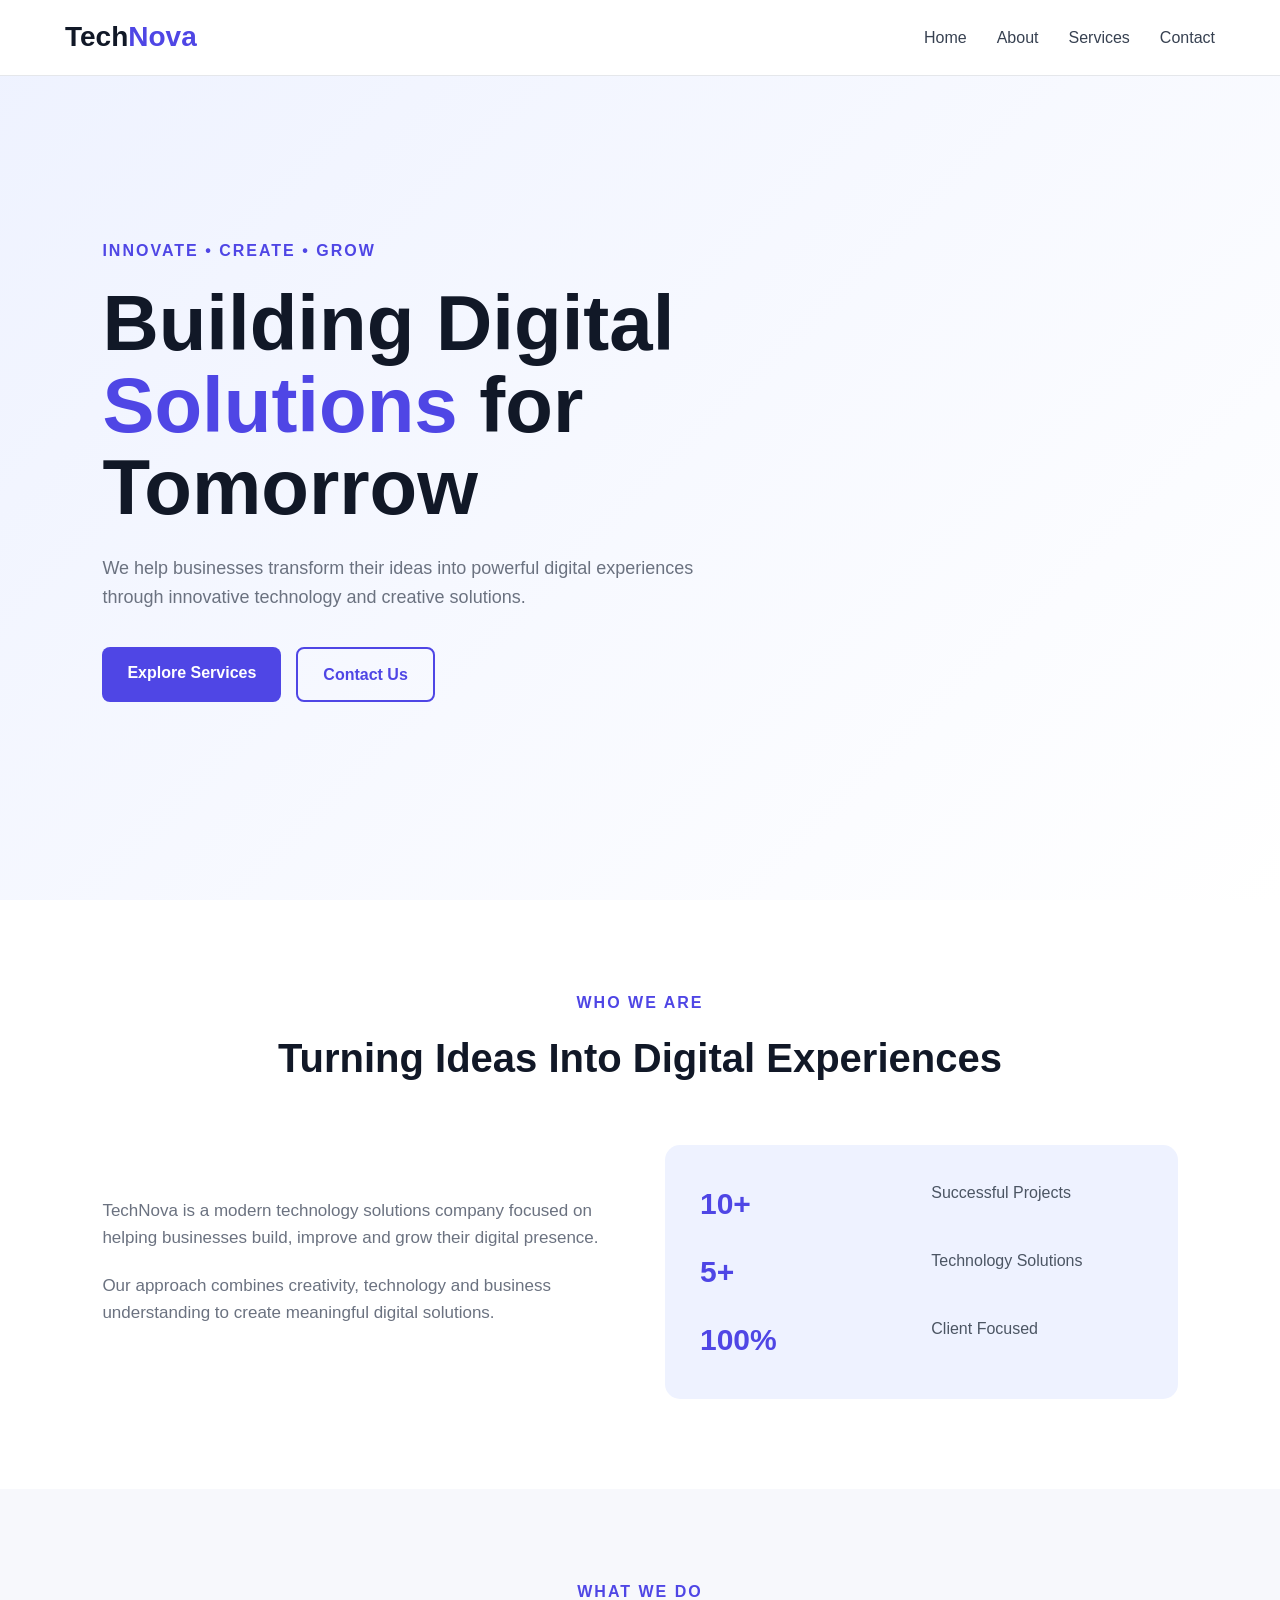
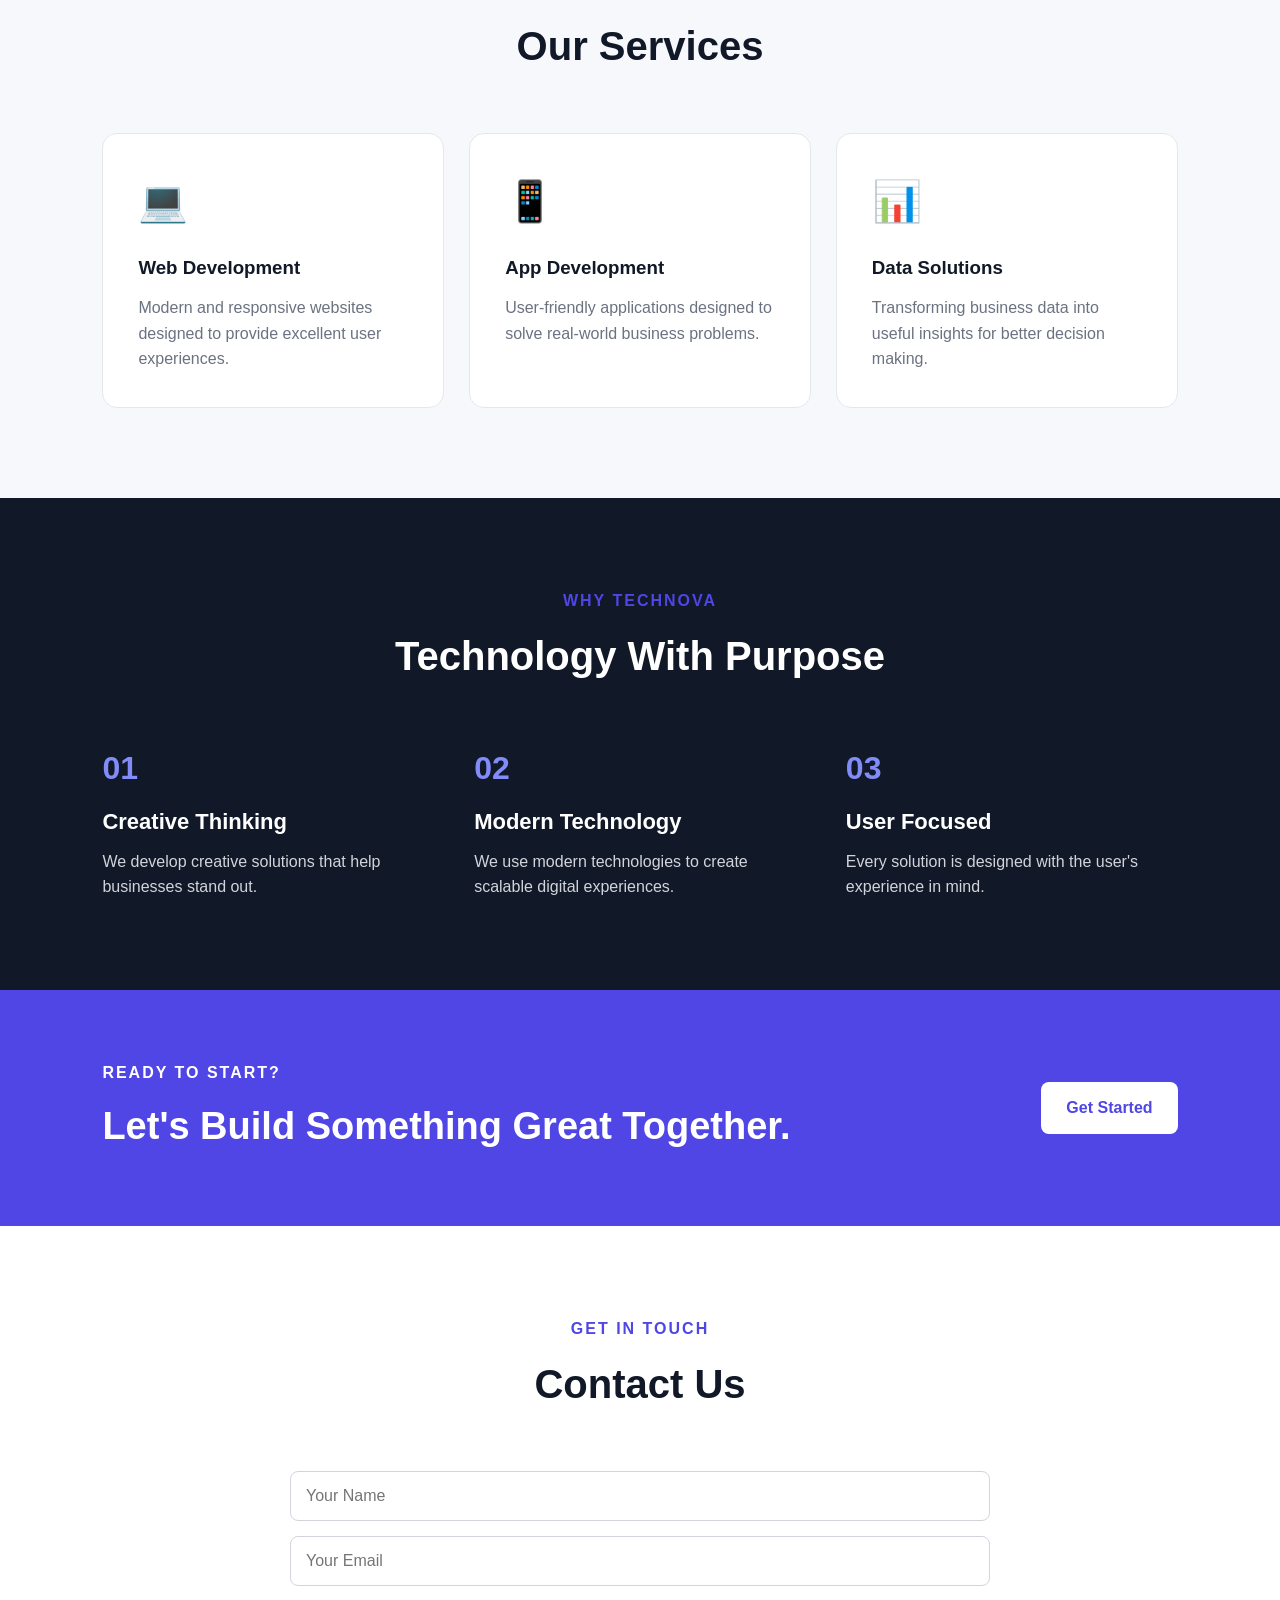
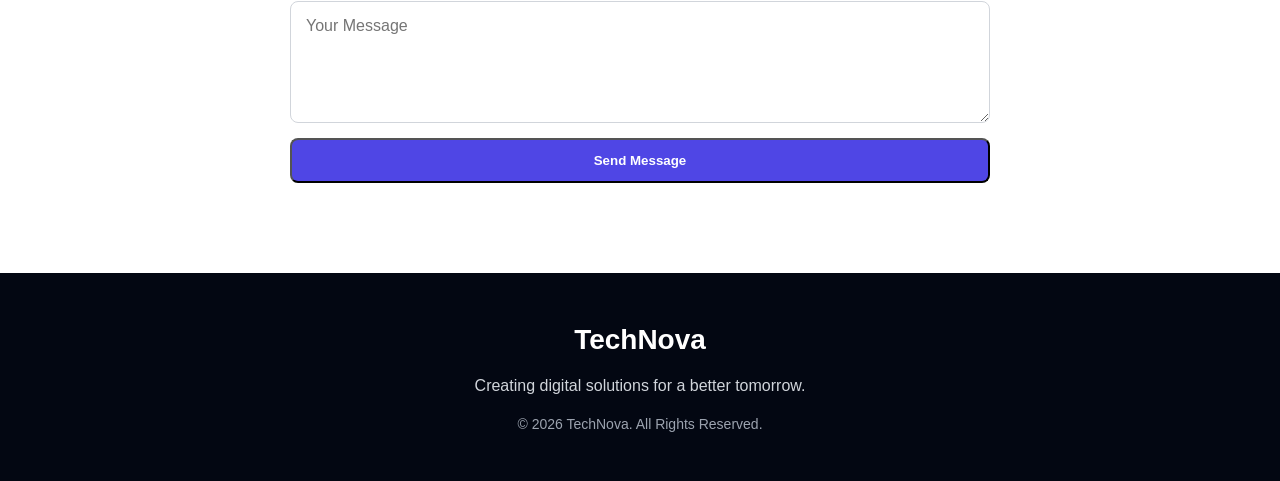
<file: WebDev-L1-LandingPage/index.html>
<!DOCTYPE html>
<html lang="en">

<head>
    <meta charset="UTF-8">
    <meta name="viewport" content="width=device-width, initial-scale=1.0">

    <title>TechNova | Technology Solutions</title>

    <link rel="stylesheet" href="style.css">
</head>

<body>

    <!-- Navigation Bar -->
    <header class="header">

        <nav class="navbar">

            <div class="logo">
                Tech<span>Nova</span>
            </div>

            <ul class="nav-links">
                <li><a href="#home">Home</a></li>
                <li><a href="#about">About</a></li>
                <li><a href="#services">Services</a></li>
                <li><a href="#contact">Contact</a></li>
            </ul>

            <button class="menu-btn" id="menuBtn">☰</button>

        </nav>

    </header>


    <!-- Hero Section -->
    <section class="hero" id="home">

        <div class="hero-content">

            <p class="hero-tag">INNOVATE • CREATE • GROW</p>

            <h1>
                Building Digital
                <span>Solutions</span>
                for Tomorrow
            </h1>

            <p class="hero-description">
                We help businesses transform their ideas into powerful
                digital experiences through innovative technology and
                creative solutions.
            </p>

            <div class="hero-buttons">

                <a href="#services" class="btn primary-btn">
                    Explore Services
                </a>

                <a href="#contact" class="btn secondary-btn">
                    Contact Us
                </a>

            </div>

        </div>

    </section>


    <!-- About Section -->
    <section class="about section" id="about">

        <div class="section-heading">

            <p>WHO WE ARE</p>

            <h2>Turning Ideas Into Digital Experiences</h2>

        </div>

        <div class="about-content">

            <div class="about-text">

                <p>
                    TechNova is a modern technology solutions company
                    focused on helping businesses build, improve and
                    grow their digital presence.
                </p>

                <p>
                    Our approach combines creativity, technology and
                    business understanding to create meaningful digital
                    solutions.
                </p>

            </div>

            <div class="about-card">

                <h3>10+</h3>
                <p>Successful Projects</p>

                <h3>5+</h3>
                <p>Technology Solutions</p>

                <h3>100%</h3>
                <p>Client Focused</p>

            </div>

        </div>

    </section>


    <!-- Services Section -->
    <section class="services section" id="services">

        <div class="section-heading">

            <p>WHAT WE DO</p>

            <h2>Our Services</h2>

        </div>

        <div class="service-container">

            <div class="service-card">

                <div class="service-icon">💻</div>

                <h3>Web Development</h3>

                <p>
                    Modern and responsive websites designed
                    to provide excellent user experiences.
                </p>

            </div>


            <div class="service-card">

                <div class="service-icon">📱</div>

                <h3>App Development</h3>

                <p>
                    User-friendly applications designed to
                    solve real-world business problems.
                </p>

            </div>


            <div class="service-card">

                <div class="service-icon">📊</div>

                <h3>Data Solutions</h3>

                <p>
                    Transforming business data into useful
                    insights for better decision making.
                </p>

            </div>

        </div>

    </section>


    <!-- Why Choose Us -->
    <section class="why-us section">

        <div class="section-heading">

            <p>WHY TECHNOVA</p>

            <h2>Technology With Purpose</h2>

        </div>

        <div class="features">

            <div class="feature">

                <h3>01</h3>

                <h4>Creative Thinking</h4>

                <p>
                    We develop creative solutions that help
                    businesses stand out.
                </p>

            </div>


            <div class="feature">

                <h3>02</h3>

                <h4>Modern Technology</h4>

                <p>
                    We use modern technologies to create
                    scalable digital experiences.
                </p>

            </div>


            <div class="feature">

                <h3>03</h3>

                <h4>User Focused</h4>

                <p>
                    Every solution is designed with the
                    user's experience in mind.
                </p>

            </div>

        </div>

    </section>


    <!-- Call To Action -->
    <section class="cta">

        <div>

            <p>READY TO START?</p>

            <h2>Let's Build Something Great Together.</h2>

        </div>

        <a href="#contact" class="btn cta-btn">
            Get Started
        </a>

    </section>


    <!-- Contact Section -->
    <section class="contact section" id="contact">

        <div class="section-heading">

            <p>GET IN TOUCH</p>

            <h2>Contact Us</h2>

        </div>

        <form id="contactForm" class="contact-form">

            <input
                type="text"
                id="name"
                placeholder="Your Name"
                required
            >

            <input
                type="email"
                id="email"
                placeholder="Your Email"
                required
            >

            <textarea
                id="message"
                rows="5"
                placeholder="Your Message"
                required
            ></textarea>

            <button type="submit" class="btn primary-btn">
                Send Message
            </button>

        </form>

    </section>


    <!-- Footer -->
    <footer class="footer">

        <div class="footer-logo">
            TechNova
        </div>

        <p>
            Creating digital solutions for a better tomorrow.
        </p>

        <p class="copyright">
            © 2026 TechNova. All Rights Reserved.
        </p>

    </footer>


    <script src="script.js"></script>

</body>

</html>
</file>
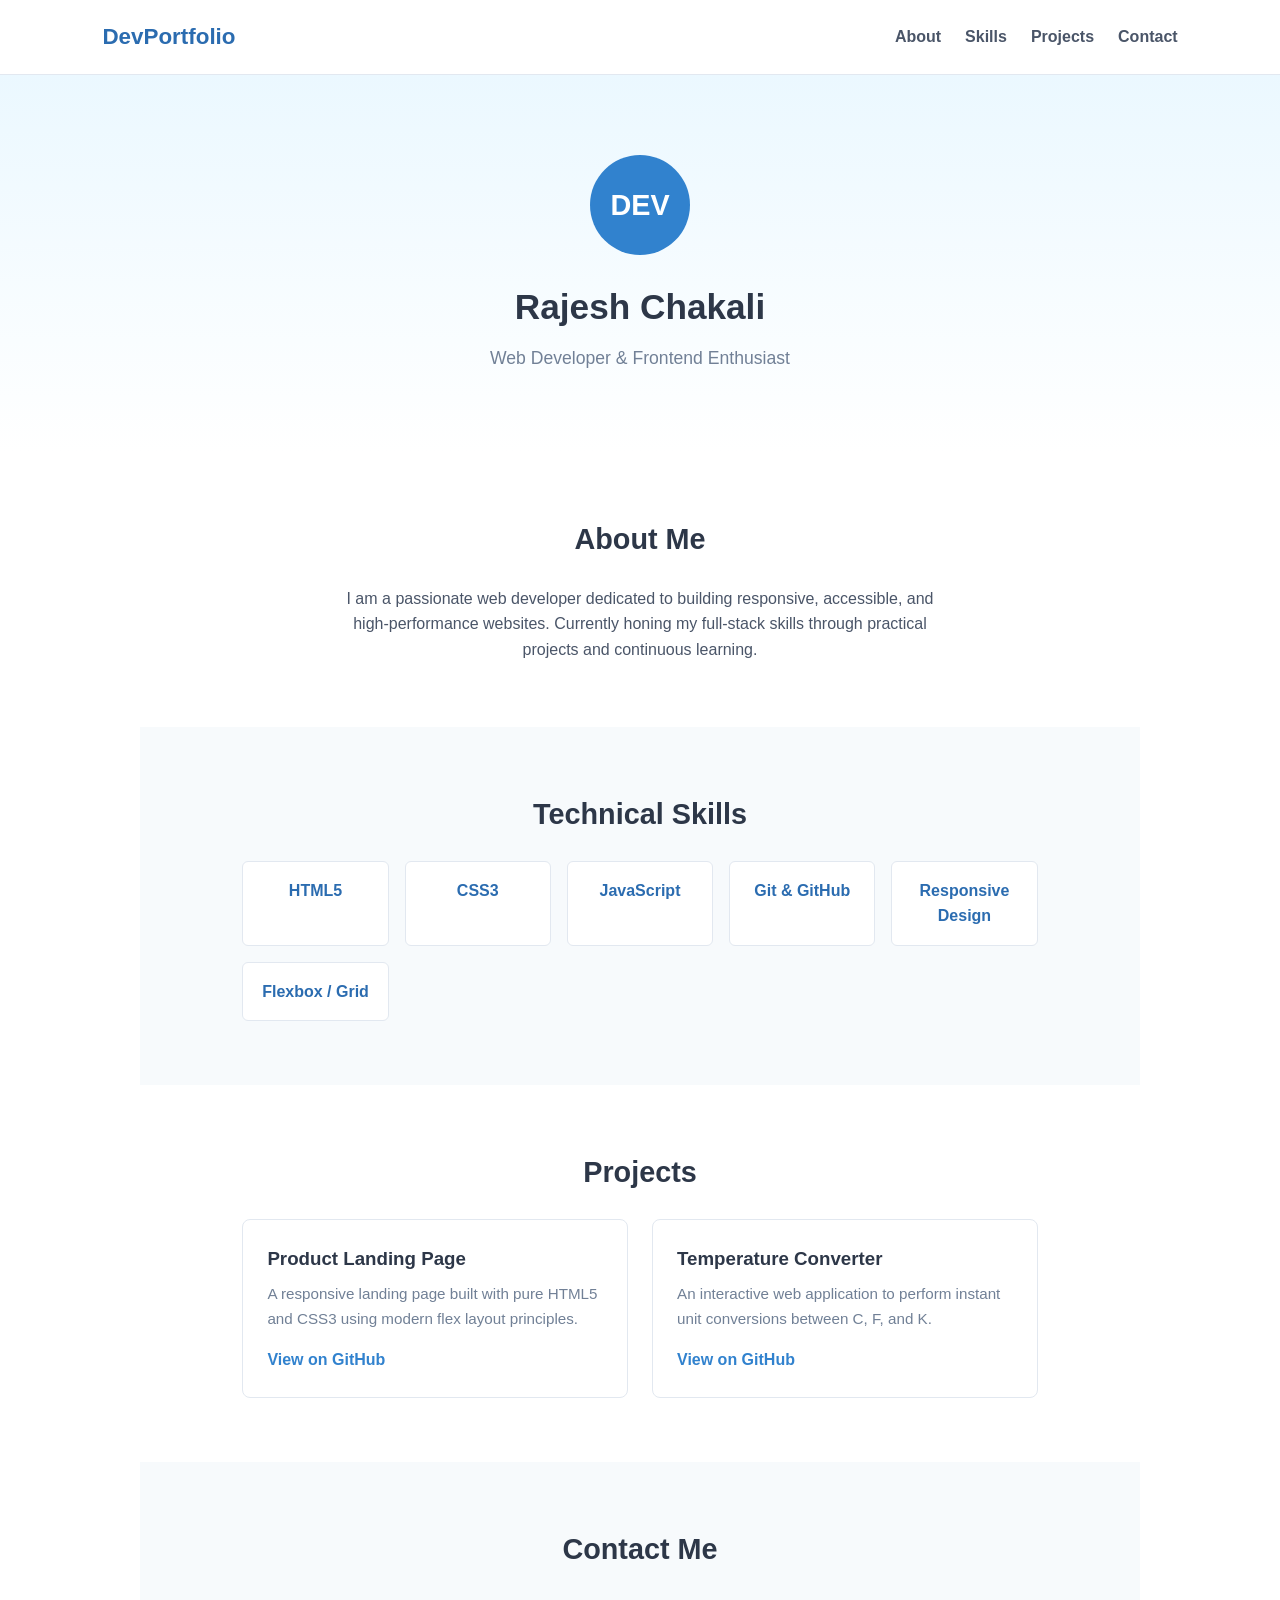
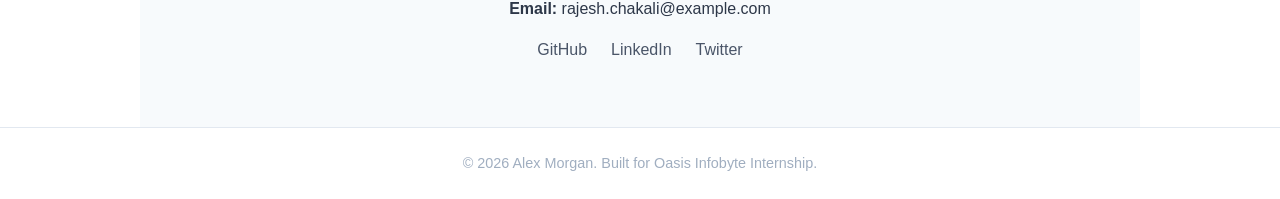
<file: WebDev-L1-PersonalPortfolio/index.html>
<!DOCTYPE html>
<html lang="en">
<head>
    <meta charset="UTF-8">
    <meta name="viewport" content="width=device-width, initial-scale=1.0">
    <title>My Portfolio | Web Developer</title>
    <link rel="stylesheet" href="style.css">
</head>
<body>

    <!-- Smooth Navigation -->
    <header class="navbar">
        <div class="logo">DevPortfolio</div>
        <nav>
            <ul class="nav-links">
                <li><a href="#about">About</a></li>
                <li><a href="#skills">Skills</a></li>
                <li><a href="#projects">Projects</a></li>
                <li><a href="#contact">Contact</a></li>
            </ul>
        </nav>
    </header>

    <!-- Hero / Profile Section -->
    <section id="hero" class="hero">
        <div class="profile-card">
            <div class="avatar-placeholder">DEV</div>
            <h1>Rajesh Chakali</h1>
            <p class="role-title">Web Developer & Frontend Enthusiast</p>
        </div>
    </section>

    <!-- About Me Section -->
    <section id="about" class="section">
        <h2>About Me</h2>
        <p class="about-text">
            I am a passionate web developer dedicated to building responsive, accessible, and high-performance websites. Currently honing my full-stack skills through practical projects and continuous learning.
        </p>
    </section>

    <!-- Skills Section -->
    <section id="skills" class="section bg-light">
        <h2>Technical Skills</h2>
        <div class="skills-grid">
            <div class="skill-card">HTML5</div>
            <div class="skill-card">CSS3</div>
            <div class="skill-card">JavaScript</div>
            <div class="skill-card">Git & GitHub</div>
            <div class="skill-card">Responsive Design</div>
            <div class="skill-card">Flexbox / Grid</div>
        </div>
    </section>

    <!-- Projects Section -->
    <section id="projects" class="section">
        <h2>Projects</h2>
        <div class="projects-grid">
            <div class="project-card">
                <h3>Product Landing Page</h3>
                <p>A responsive landing page built with pure HTML5 and CSS3 using modern flex layout principles.</p>
                <a href="#" class="project-link">View on GitHub</a>
            </div>
            <div class="project-card">
                <h3>Temperature Converter</h3>
                <p>An interactive web application to perform instant unit conversions between C, F, and K.</p>
                <a href="#" class="project-link">View on GitHub</a>
            </div>
        </div>
    </section>

    <!-- Contact Section -->
    <section id="contact" class="section bg-light">
        <h2>Contact Me</h2>
        <div class="contact-info">
            <p><strong>Email:</strong> rajesh.chakali@example.com</p>
            <div class="social-icons">
                <a href="#">GitHub</a>
                <a href="#">LinkedIn</a>
                <a href="#">Twitter</a>
            </div>
        </div>
    </section>

    <footer>
        <p>&copy; 2026 Alex Morgan. Built for Oasis Infobyte Internship.</p>
    </footer>

</body>
</html>
</file>
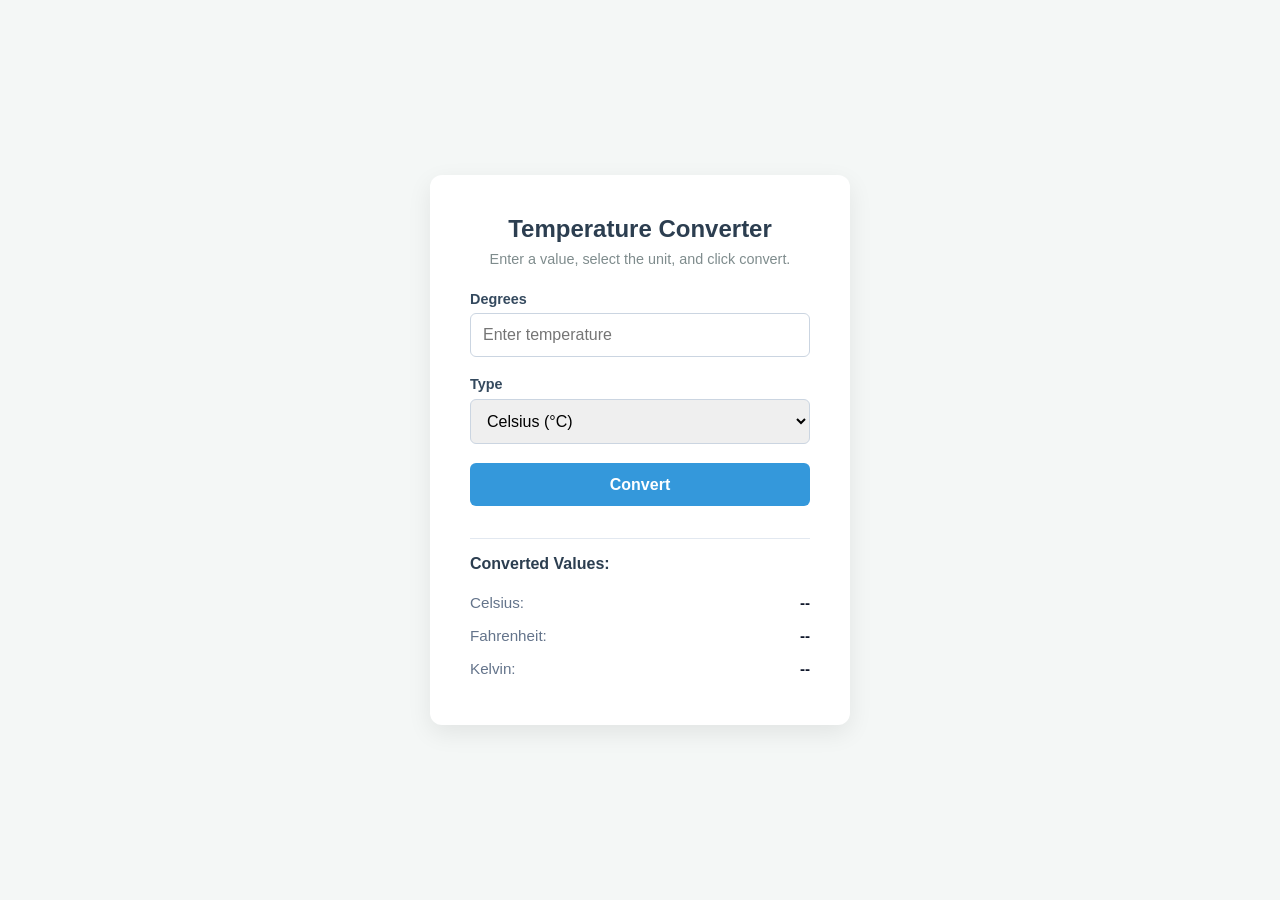
<file: Web Development & Design/WebDev-L1-Temperature Converter Website/index.html>
<!DOCTYPE html>
<html lang="en">
<head>
    <meta charset="UTF-8">
    <meta name="viewport" content="width=device-width, initial-scale=1.0">
    <title>Temperature Converter</title>
    <link rel="stylesheet" href="style.css">
</head>
<body>

    <div class="converter-card">
        <h2>Temperature Converter</h2>
        <p class="subtitle">Enter a value, select the unit, and click convert.</p>
        
        <div class="input-group">
            <label for="degrees">Degrees</label>
            <input type="number" id="degrees" placeholder="Enter temperature" step="any">
        </div>

        <div class="input-group">
            <label for="unit">Type</label>
            <select id="unit">
                <option value="celsius">Celsius (°C)</option>
                <option value="fahrenheit">Fahrenheit (°F)</option>
                <option value="kelvin">Kelvin (K)</option>
            </select>
        </div>

        <button id="convert-btn">Convert</button>

        <div id="error-msg" class="error-msg hidden"></div>

        <div class="results-container">
            <h3>Converted Values:</h3>
            <div class="result-box">
                <span class="label">Celsius:</span>
                <span id="result-celsius" class="value">--</span>
            </div>
            <div class="result-box">
                <span class="label">Fahrenheit:</span>
                <span id="result-fahrenheit" class="value">--</span>
            </div>
            <div class="result-box">
                <span class="label">Kelvin:</span>
                <span id="result-kelvin" class="value">--</span>
            </div>
        </div>
    </div>

    <script src="script.js"></script>
</body>
</html>
</file>
<file: WebDev-L1-LandingPage/style.css>
/* =========================
   GENERAL STYLES
========================= */

* {
    margin: 0;
    padding: 0;
    box-sizing: border-box;
}

html {
    scroll-behavior: smooth;
}

body {
    font-family: Arial, Helvetica, sans-serif;
    line-height: 1.6;
    background: #f7f8fc;
    color: #1f2937;
}

a {
    text-decoration: none;
}

.section {
    padding: 90px 8%;
}


/* =========================
   NAVIGATION
========================= */

.header {
    position: fixed;
    width: 100%;
    top: 0;
    z-index: 1000;
    background: rgba(255, 255, 255, 0.95);
    border-bottom: 1px solid #e5e7eb;
}

.navbar {
    max-width: 1200px;
    margin: auto;
    height: 75px;

    display: flex;
    align-items: center;
    justify-content: space-between;

    padding: 0 25px;
}

.logo {
    font-size: 28px;
    font-weight: bold;
    color: #111827;
}

.logo span {
    color: #4f46e5;
}

.nav-links {
    list-style: none;

    display: flex;
    gap: 30px;
}

.nav-links a {
    color: #374151;
    font-weight: 500;
}

.nav-links a:hover {
    color: #4f46e5;
}

.menu-btn {
    display: none;
    border: none;
    background: none;
    font-size: 25px;
}


/* =========================
   HERO
========================= */

.hero {
    min-height: 100vh;

    display: flex;
    align-items: center;

    padding: 120px 8% 80px;

    background: linear-gradient(
        135deg,
        #eef2ff,
        #ffffff
    );
}

.hero-content {
    max-width: 750px;
}

.hero-tag {
    color: #4f46e5;
    font-weight: bold;
    letter-spacing: 2px;
    margin-bottom: 20px;
}

.hero h1 {
    font-size: clamp(45px, 7vw, 78px);
    line-height: 1.05;
    margin-bottom: 25px;
    color: #111827;
}

.hero h1 span {
    color: #4f46e5;
}

.hero-description {
    font-size: 18px;
    color: #6b7280;
    max-width: 650px;
    margin-bottom: 35px;
}

.hero-buttons {
    display: flex;
    gap: 15px;
    flex-wrap: wrap;
}


/* =========================
   BUTTONS
========================= */

.btn {
    display: inline-block;

    padding: 13px 25px;

    border-radius: 8px;

    font-weight: bold;

    transition: 0.3s;
}

.primary-btn {
    background: #4f46e5;
    color: white;
}

.primary-btn:hover {
    background: #3730a3;
    transform: translateY(-2px);
}

.secondary-btn {
    border: 2px solid #4f46e5;
    color: #4f46e5;
}

.secondary-btn:hover {
    background: #4f46e5;
    color: white;
}


/* =========================
   SECTION HEADING
========================= */

.section-heading {
    text-align: center;
    margin-bottom: 55px;
}

.section-heading p {
    color: #4f46e5;
    font-weight: bold;
    letter-spacing: 2px;
    margin-bottom: 10px;
}

.section-heading h2 {
    font-size: 40px;
    color: #111827;
}


/* =========================
   ABOUT
========================= */

.about {
    background: white;
}

.about-content {
    max-width: 1100px;
    margin: auto;

    display: grid;
    grid-template-columns: 1fr 1fr;
    gap: 50px;

    align-items: center;
}

.about-text p {
    margin-bottom: 20px;
    color: #6b7280;
    font-size: 17px;
}

.about-card {
    background: #eef2ff;
    padding: 35px;
    border-radius: 15px;

    display: grid;
    grid-template-columns: 1fr 1fr;
    gap: 20px;
}

.about-card h3 {
    font-size: 30px;
    color: #4f46e5;
}

.about-card p {
    color: #4b5563;
}


/* =========================
   SERVICES
========================= */

.service-container {
    max-width: 1100px;
    margin: auto;

    display: grid;
    grid-template-columns: repeat(3, 1fr);
    gap: 25px;
}

.service-card {
    background: white;

    padding: 35px;

    border-radius: 15px;

    border: 1px solid #e5e7eb;

    transition: 0.3s;
}

.service-card:hover {
    transform: translateY(-8px);
    box-shadow: 0 15px 35px rgba(0, 0, 0, 0.08);
}

.service-icon {
    font-size: 40px;
    margin-bottom: 20px;
}

.service-card h3 {
    margin-bottom: 12px;
    color: #111827;
}

.service-card p {
    color: #6b7280;
}


/* =========================
   WHY US
========================= */

.why-us {
    background: #111827;
    color: white;
}

.why-us .section-heading h2 {
    color: white;
}

.features {
    max-width: 1100px;
    margin: auto;

    display: grid;
    grid-template-columns: repeat(3, 1fr);
    gap: 40px;
}

.feature h3 {
    color: #818cf8;
    font-size: 32px;
    margin-bottom: 10px;
}

.feature h4 {
    font-size: 22px;
    margin-bottom: 10px;
}

.feature p {
    color: #d1d5db;
}


/* =========================
   CTA
========================= */

.cta {
    padding: 70px 8%;

    display: flex;
    justify-content: space-between;
    align-items: center;
    gap: 30px;

    background: #4f46e5;
    color: white;
}

.cta p {
    font-weight: bold;
    letter-spacing: 2px;
}

.cta h2 {
    font-size: 38px;
    margin-top: 10px;
}

.cta-btn {
    background: white;
    color: #4f46e5;
}


/* =========================
   CONTACT
========================= */

.contact {
    background: white;
}

.contact-form {
    max-width: 700px;
    margin: auto;

    display: flex;
    flex-direction: column;
    gap: 15px;
}

.contact-form input,
.contact-form textarea {
    width: 100%;

    padding: 15px;

    border: 1px solid #d1d5db;
    border-radius: 8px;

    font-size: 16px;

    font-family: inherit;
}

.contact-form input:focus,
.contact-form textarea:focus {
    outline: 2px solid #818cf8;
}


/* =========================
   FOOTER
========================= */

.footer {
    text-align: center;

    padding: 45px 20px;

    background: #030712;
    color: #d1d5db;
}

.footer-logo {
    font-size: 28px;
    font-weight: bold;
    color: white;
    margin-bottom: 10px;
}

.copyright {
    margin-top: 15px;
    font-size: 14px;
    color: #9ca3af;
}


/* =========================
   RESPONSIVE DESIGN
========================= */

@media (max-width: 768px) {

    .nav-links {
        display: none;

        position: absolute;
        top: 75px;
        left: 0;

        width: 100%;

        flex-direction: column;
        gap: 0;

        background: white;
    }

    .nav-links.active {
        display: flex;
    }

    .nav-links li {
        padding: 15px 25px;
        border-bottom: 1px solid #e5e7eb;
    }

    .menu-btn {
        display: block;
    }

    .about-content {
        grid-template-columns: 1fr;
    }

    .service-container {
        grid-template-columns: 1fr;
    }

    .features {
        grid-template-columns: 1fr;
    }

    .cta {
        flex-direction: column;
        align-items: flex-start;
    }

    .cta h2 {
        font-size: 30px;
    }

    .section-heading h2 {
        font-size: 32px;
    }
}
</file>
<file: WebDev-L1-PersonalPortfolio/style.css>
/* Smooth Scroll Behavior */
html {
    scroll-behavior: smooth;
}

* {
    margin: 0;
    padding: 0;
    box-sizing: border-box;
    font-family: 'Segoe UI', Arial, sans-serif;
}

body {
    color: #2d3748;
    background-color: #ffffff;
    line-height: 1.6;
}

/* Navbar */
.navbar {
    position: sticky;
    top: 0;
    display: flex;
    justify-content: space-between;
    align-items: center;
    padding: 1.2rem 8%;
    background-color: #ffffff;
    border-bottom: 1px solid #e2e8f0;
    z-index: 100;
}

.logo {
    font-weight: 700;
    font-size: 1.4rem;
    color: #2b6cb0;
}

.nav-links {
    display: flex;
    list-style: none;
    gap: 1.5rem;
}

.nav-links a {
    text-decoration: none;
    color: #4a5568;
    font-weight: 600;
    transition: color 0.2s;
}

.nav-links a:hover {
    color: #2b6cb0;
}

/* Hero Section */
.hero {
    padding: 5rem 1rem;
    text-align: center;
    background: linear-gradient(180deg, #ebf8ff 0%, #ffffff 100%);
}

.avatar-placeholder {
    width: 100px;
    height: 100px;
    border-radius: 50%;
    background-color: #3182ce;
    color: white;
    font-size: 1.8rem;
    font-weight: bold;
    display: flex;
    align-items: center;
    justify-content: center;
    margin: 0 auto 1.5rem auto;
}

.hero h1 {
    font-size: 2.2rem;
    margin-bottom: 0.5rem;
}

.role-title {
    color: #718096;
    font-size: 1.1rem;
}

/* Base Layout Sections */
.section {
    padding: 4rem 8%;
    max-width: 1000px;
    margin: 0 auto;
    text-align: center;
}

.bg-light {
    background-color: #f7fafc;
}

.section h2 {
    font-size: 1.8rem;
    margin-bottom: 1.5rem;
    color: #2d3748;
}

.about-text {
    max-width: 600px;
    margin: 0 auto;
    color: #4a5568;
}

/* Skills Grid */
.skills-grid {
    display: grid;
    grid-template-columns: repeat(auto-fit, minmax(140px, 1fr));
    gap: 1rem;
}

.skill-card {
    background-color: #ffffff;
    padding: 1rem;
    border-radius: 6px;
    border: 1px solid #e2e8f0;
    font-weight: 600;
    color: #2b6cb0;
}

/* Projects Grid */
.projects-grid {
    display: grid;
    grid-template-columns: repeat(auto-fit, minmax(280px, 1fr));
    gap: 1.5rem;
}

.project-card {
    background-color: #ffffff;
    border: 1px solid #e2e8f0;
    padding: 1.5rem;
    border-radius: 8px;
    text-align: left;
    display: flex;
    flex-direction: column;
    justify-content: space-between;
}

.project-card h3 {
    margin-bottom: 0.5rem;
}

.project-card p {
    color: #718096;
    font-size: 0.95rem;
    margin-bottom: 1rem;
}

.project-link {
    color: #3182ce;
    text-decoration: none;
    font-weight: 600;
}

/* Contact & Footer */
.contact-info p {
    margin-bottom: 1rem;
}

.social-icons {
    display: flex;
    justify-content: center;
    gap: 1.5rem;
}

.social-icons a {
    color: #4a5568;
    text-decoration: none;
    font-weight: 500;
}

footer {
    text-align: center;
    padding: 1.5rem;
    border-top: 1px solid #e2e8f0;
    font-size: 0.9rem;
    color: #a0aec0;
}
</file>
<file: Web Development & Design/WebDev-L1-Temperature Converter Website/style.css>
* {
    margin: 0;
    padding: 0;
    box-sizing: border-box;
    font-family: 'Segoe UI', Arial, sans-serif;
}

body {
    display: flex;
    justify-content: center;
    align-items: center;
    min-height: 100vh;
    background-color: #f4f7f6;
    padding: 1rem;
}

.converter-card {
    background: #ffffff;
    padding: 2.5rem;
    border-radius: 12px;
    box-shadow: 0 8px 24px rgba(0, 0, 0, 0.08);
    width: 100%;
    max-width: 420px;
}

h2 {
    color: #2c3e50;
    margin-bottom: 0.5rem;
    text-align: center;
}

.subtitle {
    color: #7f8c8d;
    font-size: 0.9rem;
    text-align: center;
    margin-bottom: 1.5rem;
}

.input-group {
    display: flex;
    flex-direction: column;
    margin-bottom: 1.2rem;
}

label {
    font-size: 0.9rem;
    font-weight: 600;
    color: #34495e;
    margin-bottom: 0.4rem;
}

input, select {
    padding: 0.75rem;
    border: 1px solid #cbd5e1;
    border-radius: 6px;
    font-size: 1rem;
    outline: none;
    transition: border-color 0.2s;
}

input:focus, select:focus {
    border-color: #3498db;
}

button {
    width: 100%;
    padding: 0.8rem;
    background-color: #3498db;
    color: #ffffff;
    border: none;
    border-radius: 6px;
    font-size: 1rem;
    font-weight: 600;
    cursor: pointer;
    transition: background-color 0.2s;
    margin-bottom: 1rem;
}

button:hover {
    background-color: #2980b9;
}

.error-msg {
    background-color: #fee2e2;
    color: #dc2626;
    padding: 0.6rem;
    border-radius: 6px;
    font-size: 0.85rem;
    text-align: center;
    margin-bottom: 1rem;
}

.hidden {
    display: none;
}

.results-container {
    margin-top: 1rem;
    border-top: 1px solid #e2e8f0;
    padding-top: 1rem;
}

.results-container h3 {
    font-size: 1rem;
    color: #2c3e50;
    margin-bottom: 0.8rem;
}

.result-box {
    display: flex;
    justify-content: space-between;
    padding: 0.5rem 0;
    font-size: 0.95rem;
}

.result-box .label {
    color: #64748b;
}

.result-box .value {
    font-weight: 600;
    color: #0f172a;
}
</file>
